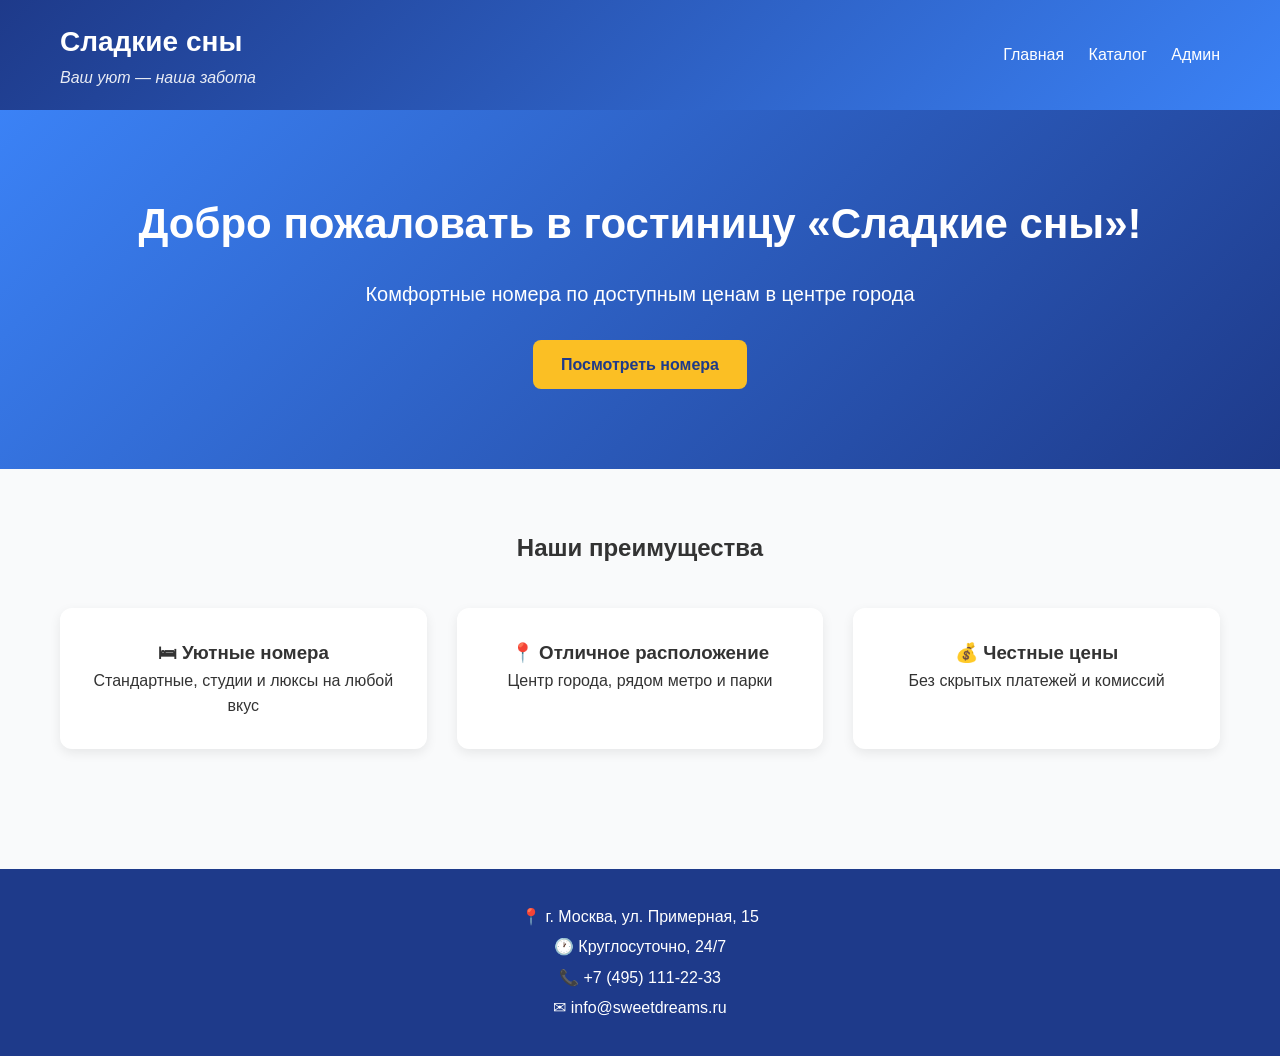
<file: index.html>
<!DOCTYPE html>
<html lang="ru">
<head>
    <meta charset="UTF-8">
    <meta name="viewport" content="width=device-width, initial-scale=1.0">
    <title>Сладкие сны — Главная</title>
    <link rel="stylesheet" href="css/style.css">
</head>
<body>
    <header class="header">
        <div class="container">
            <div>
                <h1 class="logo">Сладкие сны</h1>
                <p class="slogan">Ваш уют — наша забота</p>
            </div>
            <nav>
                <a href="index.html">Главная</a>
                <a href="catalog.html">Каталог</a>
                <a href="admin-login.html">Админ</a>
            </nav>
        </div>
    </header>

    <main class="main">
        <section class="hero">
            <div class="container">
                <h2>Добро пожаловать в гостиницу «Сладкие сны»!</h2>
                <p>Комфортные номера по доступным ценам в центре города</p>
                <a href="catalog.html" class="btn btn-primary">Посмотреть номера</a>
            </div>
        </section>

        <section class="features">
            <div class="container">
                <h2>Наши преимущества</h2>
                <div class="features-grid">
                    <div class="feature-card slide-up">
                        <h3>🛏 Уютные номера</h3>
                        <p>Стандартные, студии и люксы на любой вкус</p>
                    </div>
                    <div class="feature-card slide-up">
                        <h3>📍 Отличное расположение</h3>
                        <p>Центр города, рядом метро и парки</p>
                    </div>
                    <div class="feature-card slide-up">
                        <h3>💰 Честные цены</h3>
                        <p>Без скрытых платежей и комиссий</p>
                    </div>
                </div>
            </div>
        </section>
    </main>

    <footer class="footer">
        <div class="container">
            <p>📍 г. Москва, ул. Примерная, 15</p>
            <p>🕐 Круглосуточно, 24/7</p>
            <p>📞 +7 (495) 111-22-33</p>
            <p>✉ info@sweetdreams.ru</p>
        </div>
    </footer>

    <script src="js/data.js"></script>
</body>
</html>
</file>
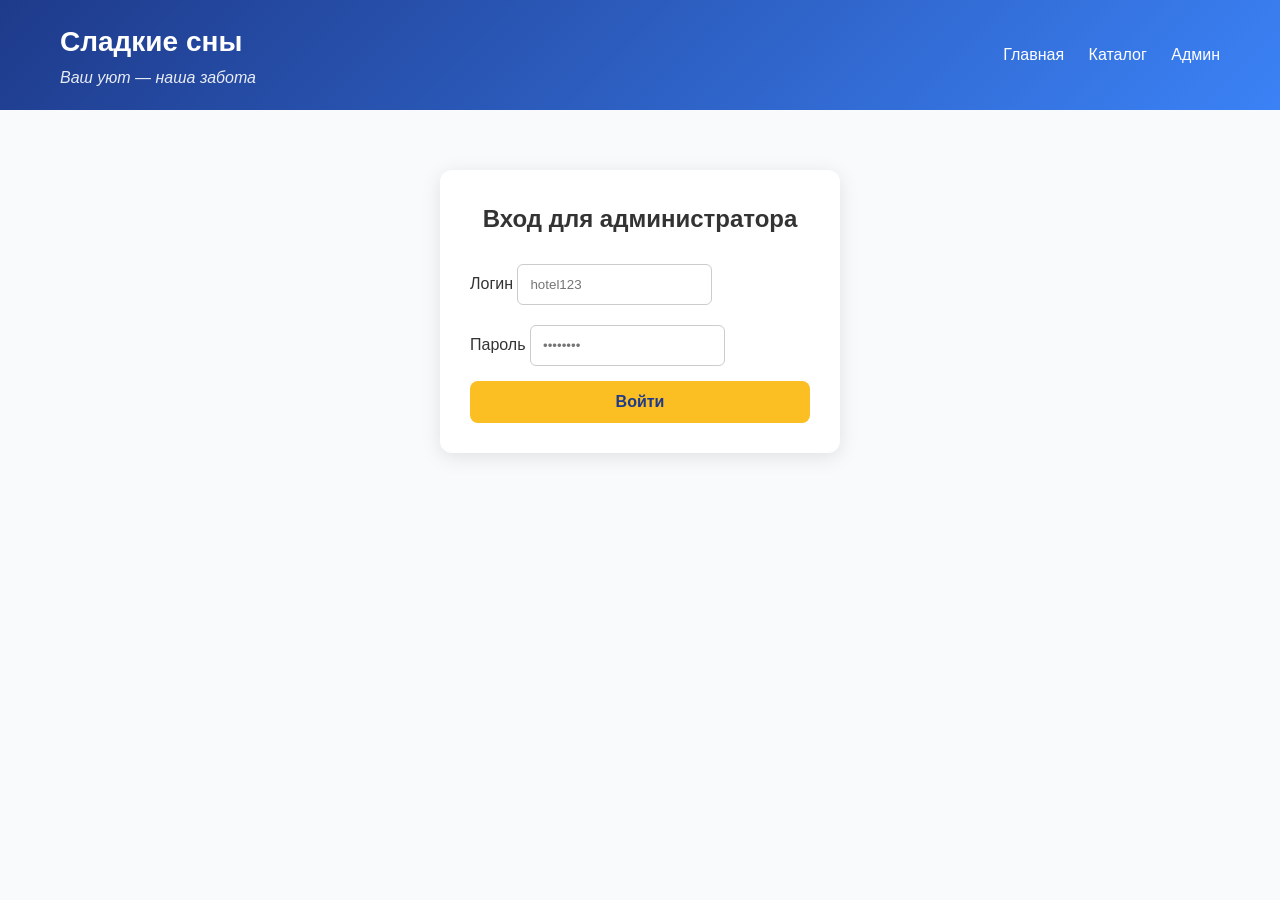
<file: admin-login.html>
<!DOCTYPE html>
<html lang="ru">
<head>
    <meta charset="UTF-8">
    <meta name="viewport" content="width=device-width, initial-scale=1.0">
    <title>Вход — Админ</title>
    <link rel="stylesheet" href="css/style.css">
</head>
<body>
    <header class="header">
        <div class="container">
            <div>
                <h1 class="logo">Сладкие сны</h1>
                <p class="slogan">Ваш уют — наша забота</p>
            </div>
            <nav>
                <a href="index.html">Главная</a>
                <a href="catalog.html">Каталог</a>
                <a href="admin-login.html">Админ</a>
            </nav>
        </div>
    </header>

    <main class="main">
        <section class="login-section">
            <div class="container">
                <div class="login-box">
                    <h2>Вход для администратора</h2>
                    <div id="loginError" class="alert error" style="display:none;"></div>
                    <form id="loginForm">
                        <label>Логин
                            <input type="text" id="login" placeholder="hotel123" required>
                        </label>
                        <label>Пароль
                            <input type="password" id="password" placeholder="••••••••" required>
                        </label>
                        <button type="submit" class="btn btn-primary">Войти</button>
                    </form>
                </div>
            </div>
        </section>
    </main>

    <script src="js/data.js"></script>
    <script>
        document.getElementById('loginForm').addEventListener('submit', function(e) {
            e.preventDefault();
            const login = document.getElementById('login').value;
            const password = document.getElementById('password').value;

            if (login === 'hotel123' && password === 'adminHotel') {
                sessionStorage.setItem('admin_logged', 'true');
                window.location.href = 'admin-panel.html';
            } else {
                document.getElementById('loginError').style.display = 'block';
                document.getElementById('loginError').textContent = 'Неверный логин или пароль';
            }
        });
    </script>
</body>
</html>
</file>
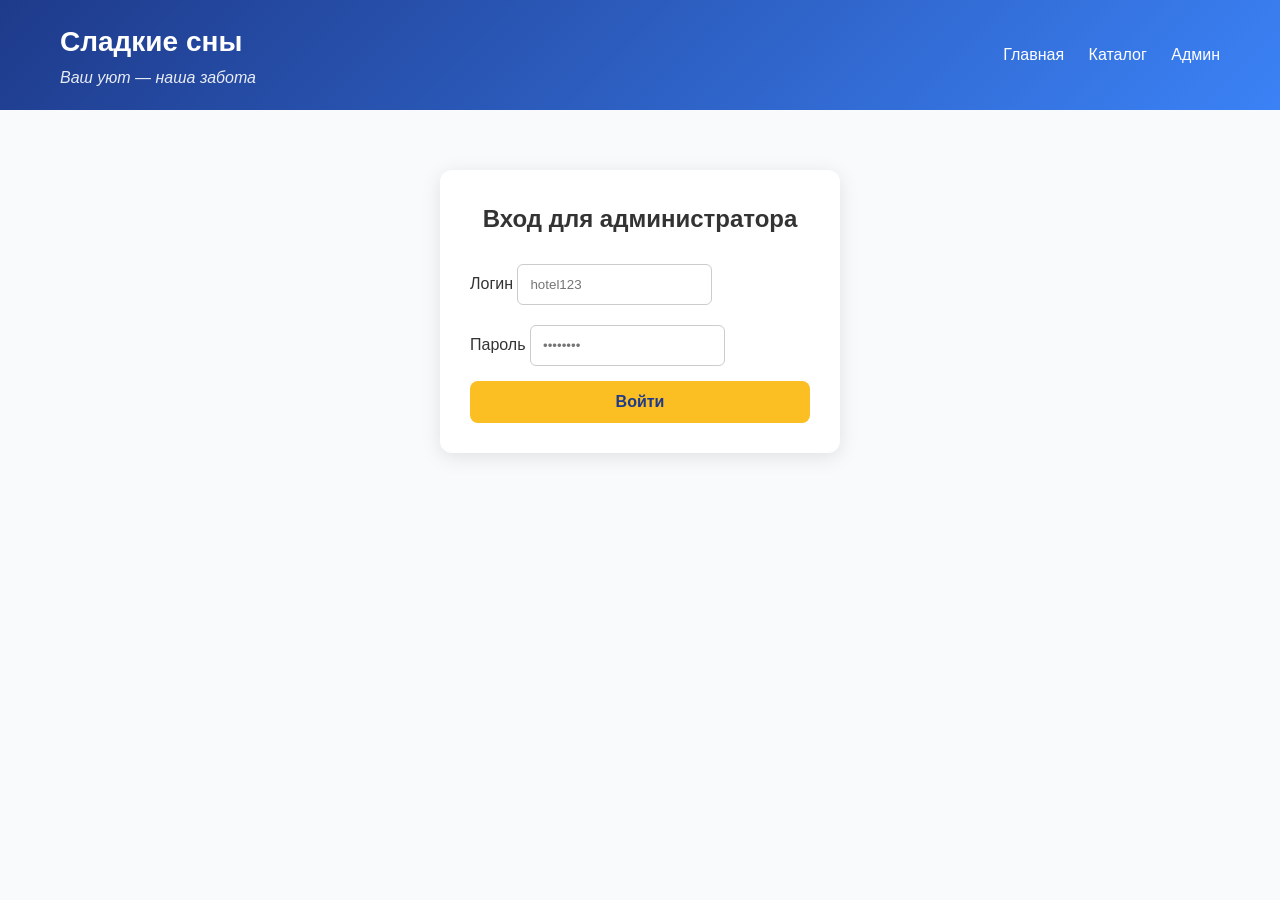
<file: admin-panel.html>
<!DOCTYPE html>
<html lang="ru">
<head>
    <meta charset="UTF-8">
    <meta name="viewport" content="width=device-width, initial-scale=1.0">
    <title>Панель администратора — Сладкие сны</title>
    <link rel="stylesheet" href="css/style.css">
</head>
<body>
    <header class="header admin-header">
        <div class="container">
            <div>
                <h1 class="logo">Панель администратора</h1>
                <p class="slogan">Сладкие сны</p>
            </div>
            <nav>
                <a href="index.html">Главная</a>
                <button onclick="logout()" class="btn btn-secondary">Выйти</button>
            </nav>
        </div>
    </header>

    <main class="main">
        <section class="admin-panel">
            <div class="container">
                <h2>Заявки на бронирование</h2>
                <div id="bookingsTable"></div>
            </div>
        </section>
    </main>

    <script src="js/data.js"></script>
    <script src="js/admin.js"></script>
</body>
</html>
</file>
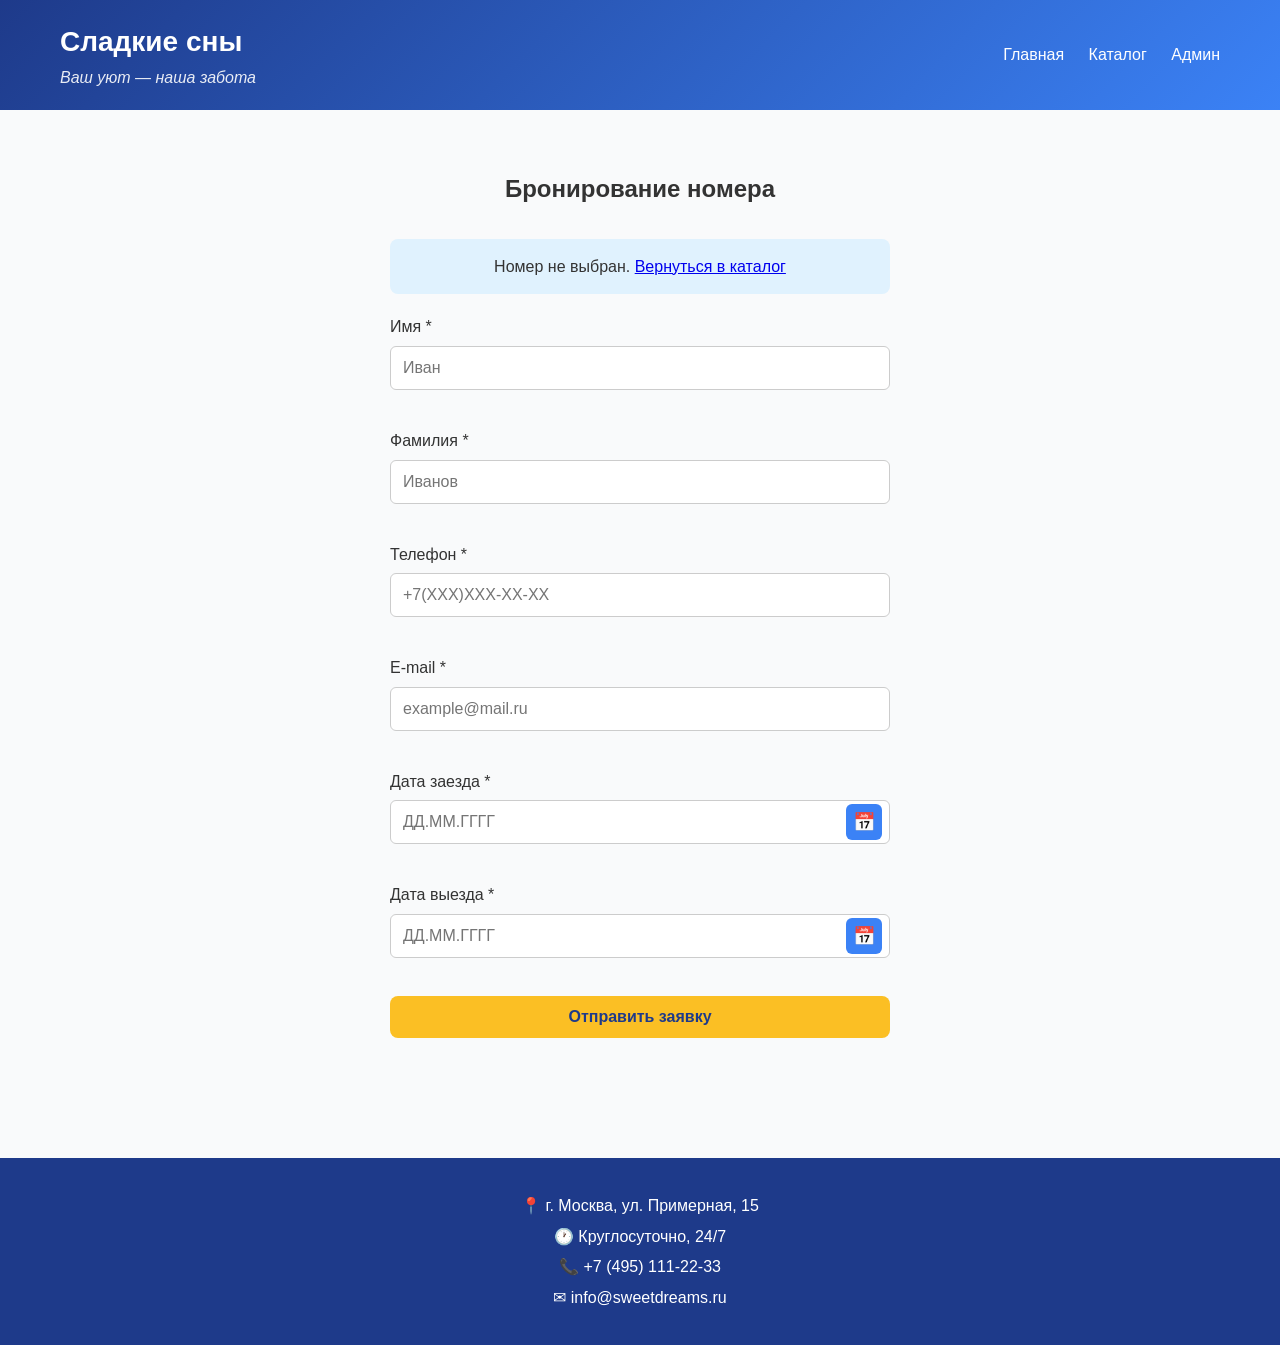
<file: booking.html>
<!DOCTYPE html>
<html lang="ru">
<head>
    <meta charset="UTF-8">
    <meta name="viewport" content="width=device-width, initial-scale=1.0">
    <title>Бронирование — Сладкие сны</title>
    <link rel="stylesheet" href="css/style.css">
</head>
<body>
    <header class="header">
        <div class="container">
            <div>
                <h1 class="logo">Сладкие сны</h1>
                <p class="slogan">Ваш уют — наша забота</p>
            </div>
            <nav>
                <a href="index.html">Главная</a>
                <a href="catalog.html">Каталог</a>
                <a href="admin-login.html">Админ</a>
            </nav>
        </div>
    </header>

    <main class="main">
        <section class="booking">
            <div class="container">
                <h2>Бронирование номера</h2>

                <div id="message"></div>
                <div id="roomInfo" class="room-info"></div>

                <form id="bookingForm" class="booking-form" novalidate>
                    <input type="hidden" id="roomId" name="roomId">

                    <div class="form-group">
                        <label for="firstName">Имя *</label>
                        <input type="text" id="firstName" name="firstName" placeholder="Иван">
                        <span class="error" id="err-firstName"></span>
                    </div>

                    <div class="form-group">
                        <label for="lastName">Фамилия *</label>
                        <input type="text" id="lastName" name="lastName" placeholder="Иванов">
                        <span class="error" id="err-lastName"></span>
                    </div>

                    <div class="form-group">
                        <label for="phone">Телефон *</label>
                        <input type="text" id="phone" name="phone" placeholder="+7(XXX)XXX-XX-XX" maxlength="16">
                        <span class="error" id="err-phone"></span>
                    </div>

                    <div class="form-group">
                        <label for="email">E-mail *</label>
                        <input type="text" id="email" name="email" placeholder="example@mail.ru">
                        <span class="error" id="err-email"></span>
                    </div>

                    <!-- Дата заезда -->
                    <!-- Дата заезда -->
<div class="form-group">
    <label>Дата заезда *</label>
    <div class="date-wrapper">
        <input type="text" id="checkIn" name="checkIn" placeholder="ДД.ММ.ГГГГ" maxlength="10">
        <input type="date" id="checkInPicker" class="hidden-picker" tabindex="-1">
        <span class="calendar-icon">📅</span>
    </div>
    <span class="error" id="err-checkIn"></span>
</div>

<!-- Дата выезда -->
<div class="form-group">
    <label>Дата выезда *</label>
    <div class="date-wrapper">
        <input type="text" id="checkOut" name="checkOut" placeholder="ДД.ММ.ГГГГ" maxlength="10">
        <input type="date" id="checkOutPicker" class="hidden-picker" tabindex="-1">
        <span class="calendar-icon">📅</span>
    </div>
    <span class="error" id="err-checkOut"></span>
</div>

                    <button type="submit" class="btn btn-primary">Отправить заявку</button>
                </form>
            </div>
        </section>
    </main>

    <footer class="footer">
        <div class="container">
            <p>📍 г. Москва, ул. Примерная, 15</p>
            <p>🕐 Круглосуточно, 24/7</p>
            <p>📞 +7 (495) 111-22-33</p>
            <p>✉ info@sweetdreams.ru</p>
        </div>
    </footer>

    <script src="js/data.js"></script>
    <script src="js/booking.js"></script>
</body>
</html>
</file>
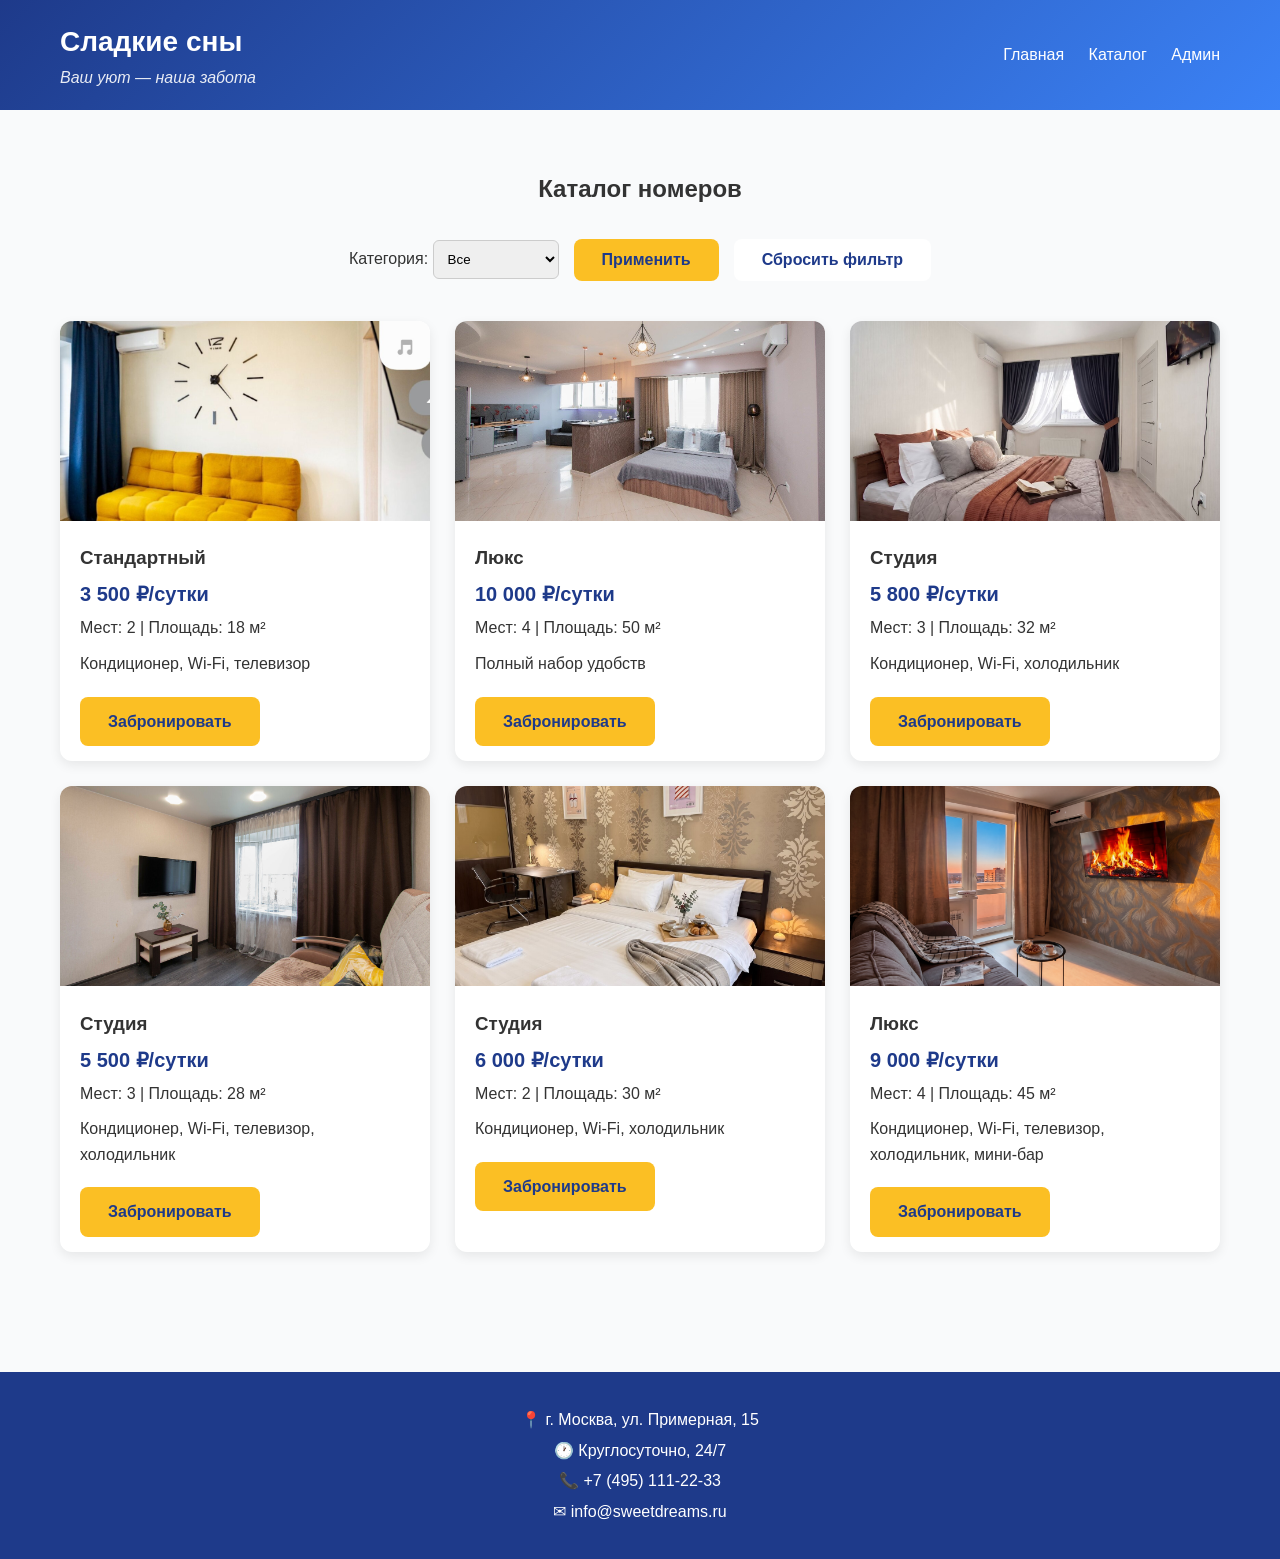
<file: catalog.html>
<!DOCTYPE html>
<html lang="ru">
<head>
    <meta charset="UTF-8">
    <meta name="viewport" content="width=device-width, initial-scale=1.0">
    <title>Каталог — Сладкие сны</title>
    <link rel="stylesheet" href="css/style.css">
</head>
<body>
    <header class="header">
        <div class="container">
            <div>
                <h1 class="logo">Сладкие сны</h1>
                <p class="slogan">Ваш уют — наша забота</p>
            </div>
            <nav>
                <a href="index.html">Главная</a>
                <a href="catalog.html">Каталог</a>
                <a href="admin-login.html">Админ</a>
            </nav>
        </div>
    </header>

    <main class="main">
        <section class="catalog">
            <div class="container">
                <h2>Каталог номеров</h2>

                <!-- Фильтр -->
                <div class="filter-form">
                    <label>Категория:
                        <select id="filterCategory">
                            <option value="">Все</option>
                            <option value="Стандартный">Стандартный</option>
                            <option value="Студия">Студия</option>
                            <option value="Люкс">Люкс</option>
                        </select>
                    </label>
                    <button class="btn btn-primary" onclick="applyFilter()">Применить</button>
                    <button class="btn btn-secondary" onclick="resetFilter()">Сбросить фильтр</button>
                </div>

                <!-- Список номеров -->
                <div class="rooms-grid" id="roomsGrid"></div>
            </div>
        </section>
    </main>

    <footer class="footer">
        <div class="container">
            <p>📍 г. Москва, ул. Примерная, 15</p>
            <p>🕐 Круглосуточно, 24/7</p>
            <p>📞 +7 (495) 111-22-33</p>
            <p>✉ info@sweetdreams.ru</p>
        </div>
    </footer>

    <script src="js/data.js"></script>
    <script src="js/catalog.js"></script>
</body>
</html>
</file>
<file: css/style.css>
/* ===== БАЗОВЫЕ СТИЛИ ===== */
* {
    margin: 0;
    padding: 0;
    box-sizing: border-box;
}

body {
    font-family: 'Segoe UI', sans-serif;
    color: #333;
    background: #f9fafb;
    line-height: 1.6;
}

.container {
    max-width: 1200px;
    margin: 0 auto;
    padding: 0 20px;
}

/* ===== ШАПКА ===== */
.header {
    background: linear-gradient(135deg, #1e3a8a, #3b82f6);
    color: #fff;
    padding: 20px 0;
}

.header .container {
    display: flex;
    justify-content: space-between;
    align-items: center;
    flex-wrap: wrap;
    gap: 15px;
}

.logo {
    font-size: 28px;
}

.slogan {
    font-style: italic;
    opacity: 0.9;
}

nav a {
    color: #fff;
    margin-left: 20px;
    text-decoration: none;
    transition: color 0.3s;
}

nav a:hover {
    color: #fbbf24;
}

/* ===== ГЛАВНАЯ (HERO) ===== */
.hero {
    background: linear-gradient(135deg, #3b82f6, #1e3a8a);
    color: #fff;
    padding: 80px 0;
    text-align: center;
}

.hero h2 {
    font-size: 42px;
    margin-bottom: 20px;
}

.hero p {
    font-size: 20px;
    margin-bottom: 30px;
}

/* ===== КНОПКИ ===== */
.btn {
    display: inline-block;
    padding: 12px 28px;
    border: none;
    border-radius: 8px;
    text-decoration: none;
    font-weight: bold;
    cursor: pointer;
    transition: transform 0.3s, box-shadow 0.3s;
    font-size: 16px;
}

.btn-primary {
    background: #fbbf24;
    color: #1e3a8a;
}

.btn-primary:hover {
    transform: translateY(-3px);
    box-shadow: 0 8px 20px rgba(0, 0, 0, 0.2);
}

.btn-secondary {
    background: #fff;
    color: #1e3a8a;
}

.btn-secondary:hover {
    transform: translateY(-3px);
}

/* ===== ПРЕИМУЩЕСТВА ===== */
.features {
    padding: 60px 0;
}

.features h2 {
    text-align: center;
    margin-bottom: 40px;
}

.features-grid {
    display: grid;
    grid-template-columns: repeat(auto-fit, minmax(280px, 1fr));
    gap: 30px;
}

.feature-card {
    background: #fff;
    padding: 30px;
    border-radius: 12px;
    text-align: center;
    box-shadow: 0 4px 12px rgba(0, 0, 0, 0.08);
    transition: transform 0.3s;
}

.feature-card:hover {
    transform: translateY(-10px);
}

/* ===== КАТАЛОГ ===== */
.catalog {
    padding: 60px 0;
}

.catalog h2 {
    text-align: center;
    margin-bottom: 30px;
}

.filter-form {
    display: flex;
    gap: 15px;
    justify-content: center;
    margin-bottom: 40px;
    flex-wrap: wrap;
    align-items: center;
}

.filter-form select {
    padding: 10px;
    border-radius: 6px;
    border: 1px solid #ccc;
}

.rooms-grid {
    display: grid;
    grid-template-columns: repeat(auto-fit, minmax(280px, 1fr));
    gap: 25px;
}

.room-card {
    background: #fff;
    border-radius: 12px;
    overflow: hidden;
    box-shadow: 0 4px 12px rgba(0, 0, 0, 0.08);
    transition: transform 0.3s;
}

.room-card:hover {
    transform: translateY(-5px);
}

.room-card img {
    width: 100%;
    height: 200px;
    object-fit: cover;
}

.room-card h3 {
    padding: 15px 20px 5px;
}

.room-card .price {
    padding: 0 20px;
    color: #1e3a8a;
    font-weight: bold;
    font-size: 20px;
}

.room-card p {
    padding: 5px 20px;
}

.room-card .btn {
    margin: 15px 20px;
}

/* ===== БРОНИРОВАНИЕ ===== */
.booking {
    padding: 60px 0;
}

.booking h2 {
    text-align: center;
    margin-bottom: 30px;
}

.room-info {
    max-width: 500px;
    margin: 0 auto 20px;
    padding: 15px;
    background: #e0f2fe;
    border-radius: 8px;
    text-align: center;
}

.booking-form {
    max-width: 500px;
    margin: 0 auto;
    display: flex;
    flex-direction: column;
    gap: 20px;
}

.form-group {
    display: flex;
    flex-direction: column;
}

.form-group label {
    margin-bottom: 6px;
    font-weight: 500;
}

.form-group input {
    padding: 12px;
    border: 1px solid #ccc;
    border-radius: 6px;
    font-size: 16px;
}

.form-group input:focus {
    outline: none;
    border-color: #3b82f6;
}

.error {
    color: #dc2626;
    font-size: 14px;
    min-height: 18px;
}

/* ===== ОДНО ПОЛЕ ДАТЫ С КАЛЕНДАРЁМ ВНУТРИ ===== */
.date-wrapper {
    position: relative;
    width: 100%;
}

/* Основное текстовое поле */
.date-wrapper input[type="text"] {
    width: 100%;
    padding: 12px 50px 12px 12px;
    border: 1px solid #ccc;
    border-radius: 6px;
    font-size: 16px;
}

.date-wrapper input[type="text"]:focus {
    outline: none;
    border-color: #3b82f6;
}

/* Прозрачный календарь поверх иконки (ловит клики) */
.hidden-picker {
    position: absolute;
    right: 8px;
    top: 50%;
    transform: translateY(-50%);
    width: 36px;
    height: 36px;
    opacity: 0;
    cursor: pointer;
    z-index: 2;
    border: none;
    padding: 0;
    margin: 0;
}

/* Видимая иконка (клики проходят сквозь неё) */
.calendar-icon {
    position: absolute;
    right: 8px;
    top: 50%;
    transform: translateY(-50%);
    width: 36px;
    height: 36px;
    display: flex;
    align-items: center;
    justify-content: center;
    background: #3b82f6;
    border-radius: 6px;
    font-size: 18px;
    pointer-events: none;
    z-index: 1;
}

/* ===== СООБЩЕНИЯ ===== */
.alert {
    padding: 15px;
    border-radius: 8px;
    margin-bottom: 20px;
}

.alert.success {
    background: #d1fae5;
    color: #065f46;
}

.alert.error {
    background: #fee2e2;
    color: #991b1b;
}

/* ===== АДМИН-ПАНЕЛЬ ===== */
.admin-header {
    background: #1e3a8a;
}

.admin-panel {
    padding: 60px 0;
}

.admin-panel h2 {
    text-align: center;
    margin-bottom: 30px;
}

.admin-table {
    width: 100%;
    border-collapse: collapse;
    background: #fff;
    border-radius: 8px;
    overflow: hidden;
}

.admin-table th,
.admin-table td {
    padding: 12px;
    border-bottom: 1px solid #eee;
    text-align: left;
}

.admin-table th {
    background: #1e3a8a;
    color: #fff;
}

.btn-small {
    padding: 6px 12px;
    border-radius: 4px;
    text-decoration: none;
    color: #fff;
    font-size: 13px;
    margin-right: 4px;
    border: none;
    cursor: pointer;
}

.approve {
    background: #10b981;
}

.reject {
    background: #f59e0b;
}

.delete {
    background: #ef4444;
}

.status {
    padding: 4px 10px;
    border-radius: 12px;
    font-size: 13px;
}

.status-new {
    background: #fef3c7;
    color: #92400e;
}

.status-approved {
    background: #d1fae5;
    color: #065f46;
}

.status-rejected {
    background: #fee2e2;
    color: #991b1b;
}

/* ===== ВХОД АДМИНА ===== */
.login-section {
    padding: 60px 0;
}

.login-box {
    max-width: 400px;
    margin: 0 auto;
    padding: 30px;
    background: #fff;
    border-radius: 12px;
    box-shadow: 0 4px 20px rgba(0, 0, 0, 0.1);
}

.login-box h2 {
    margin-bottom: 20px;
    text-align: center;
}

.login-box form {
    display: flex;
    flex-direction: column;
    gap: 15px;
}

.login-box input {
    padding: 12px;
    border: 1px solid #ccc;
    border-radius: 6px;
    margin-top: 5px;
}

/* ===== ПОДВАЛ ===== */
.footer {
    background: #1e3a8a;
    color: #fff;
    padding: 30px 0;
    text-align: center;
    margin-top: 60px;
}

.footer p {
    margin: 5px 0;
}

/* ===== АНИМАЦИИ ===== */
@keyframes fadeIn {
    from { opacity: 0; }
    to { opacity: 1; }
}

@keyframes slideUp {
    from { opacity: 0; transform: translateY(40px); }
    to { opacity: 1; transform: translateY(0); }
}

.fade-in {
    animation: fadeIn 1.2s ease;
}

.slide-up {
    animation: slideUp 0.8s ease both;
}

/* ===== АДАПТИВНОСТЬ ===== */
@media (max-width: 768px) {
    .hero h2 {
        font-size: 28px;
    }

    .header .container {
        flex-direction: column;
    }

    nav a {
        margin: 0 10px;
    }

    .filter-form {
        flex-direction: column;
    }

    .admin-table {
        font-size: 13px;
    }

    .admin-table th,
    .admin-table td {
        padding: 8px;
    }
}
</file>
